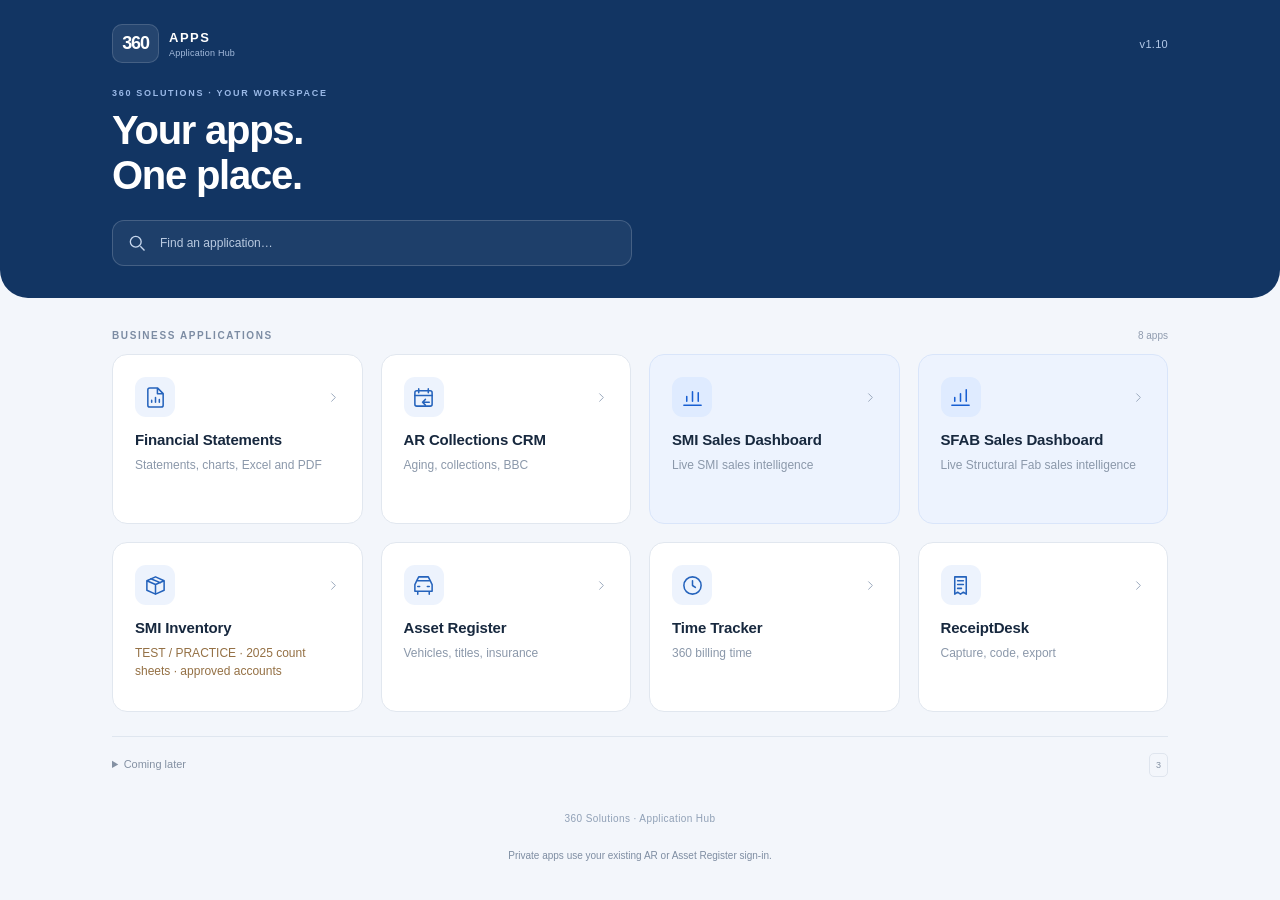
<file: index.html>
<!doctype html>
<html lang="en">
<head>
<meta charset="utf-8">
<meta name="viewport" content="width=device-width,initial-scale=1">
<title>360 Apps</title>
<link rel="stylesheet" href="executive-hub.css?v=1.09">
</head>
<body>
<div class="mast"><header><a class="brand" href="./" aria-label="360 Apps home"><span class="brand-mark">360</span><span class="brand-type">APPS<span>Application Hub</span></span></a><span class="ver">v1.10</span></header><div class="intro"><div class="eyebrow">360 SOLUTIONS · YOUR WORKSPACE</div><h1>Your apps.<br>One place.</h1><label class="search"><svg viewBox="0 0 24 24" fill="none" stroke="currentColor" stroke-width="1.6" aria-hidden="true"><circle cx="10.5" cy="10.5" r="6.5"/><path d="m16 16 5 5"/></svg><input id="appSearch" type="search" aria-label="Find an application" placeholder="Find an application…"></label></div></div><main><section><div class="section-head"><h2>Business applications</h2><span id="appCount" aria-live="polite"></span></div><div class="grid" id="live"></div><p class="empty" id="noMatches" hidden role="status">No matching applications. Try another search.</p></section><details class="planned"><summary>Coming later <span id="comingCount"></span></summary><div class="grid" id="soon"></div></details></main><footer>360 Solutions · Application Hub</footer>
<script>
// ====== EDIT THIS LIST ======
const APPS=[
  {glyph:"CORP", name:"Corporate", desc:"Companies, officers, documents", url:"https://jonj360.github.io/apps/corporate/", live:true, ownerUid:"b605d98f-498e-4a94-94cf-e055ed2b5fcc"},
  {glyph:"INV", name:"SMI Inventory", desc:"TEST / PRACTICE · 2025 count sheets · approved accounts", url:"https://jonj360.github.io/SMI-Inventory/", live:true},
  {glyph:"FS",   name:"Financial Statements", desc:"Statements, charts, Excel and PDF",       url:"https://jonj360.github.io/financial-statements/", live:true},
  {glyph:"AR",   name:"AR Collections CRM",   desc:"Aging, collections, BBC",                 url:"https://jonj360.github.io/SMI-AR-CRM/",          live:true},
  {glyph:"AP",   name:"Accounts Payable SMI/SFAB", desc:"Payables, payment planning, vendor follow-up", url:"https://jonj360.github.io/SMI-AP-CRM/", live:true, ownerUid:"b605d98f-498e-4a94-94cf-e055ed2b5fcc"},
  {glyph:"SMI",  name:"SMI Sales Dashboard",  desc:"Live SMI sales intelligence",             url:"https://jonj360.github.io/SMI-Sales-Dashboard/", live:true},
  {glyph:"SFAB", name:"SFAB Sales Dashboard", desc:"Live Structural Fab sales intelligence", url:"https://jonj360.github.io/SFAB-Sales-Dashboard/",live:true},
  {glyph:"AST",  name:"Asset Register",        desc:"Vehicles, titles, insurance",             url:"https://jonj360.github.io/assets/",              live:true},
  {glyph:"TT",   name:"Time Tracker",          desc:"360 billing time",                        url:"https://jonj360.github.io/timetracker/",         live:true},
  {glyph:"RCP",  name:"ReceiptDesk",           desc:"Capture, code, export",                    url:"https://jonj360.github.io/receiptdesk-preview/pilot/?v=9994f15", live:true},
  {glyph:"20R",  name:"20 Foot Rebar Logger",  desc:"20-foot rebar production logging",        url:"#",                                              live:false},
  {glyph:"DT",   name:"Detailer Tracker",      desc:"Replacement planned",                     url:"#",                                              live:false},
  {glyph:"DMG",  name:"Damage Log",             desc:"Equipment and vehicle damage tracking",    url:"#",                                              live:false}
];
// ============================
const esc=s=>String(s).replace(/[&<>"']/g,c=>({"&":"&amp;","<":"&lt;",">":"&gt;",'"':"&quot;","'":"&#39;"}[c]));
const card=a=>`<a class="app${a.live?"":" soon"}" href="${esc(a.url)}">
  <span class="glyph">${esc(a.glyph)}</span>
  <span class="nm">${esc(a.name)}</span>
  <span class="ds">${esc(a.desc)}</span></a>`;
// Visibility only: each destination must still enforce its own backend authorization.
function renderApps(verifiedUser=null){
  const visible=APPS.filter(a=>!a.ownerUid||a.ownerUid===verifiedUser?.id);
  document.getElementById("live").innerHTML=visible.filter(a=>a.live).map(card).join("");
  document.getElementById("soon").innerHTML=visible.filter(a=>!a.live).map(card).join("")||'<span class="ds" style="color:var(--muted);font-size:12px">Nothing queued.</span>';
}
renderApps();
</script>
<p id="identity-status" style="max-width:728px;margin:0 auto 20px;color:var(--muted);font-size:12px" role="status">Checking your existing 360 sign-in…</p>
<script src="./vendor/supabase.min.js"></script>
<script src="./shared-session.js"></script>
<script src="./hub-auth.js"></script>
<script src="./executive-hub.js?v=1.09"></script>
</body>
</html>
</file>
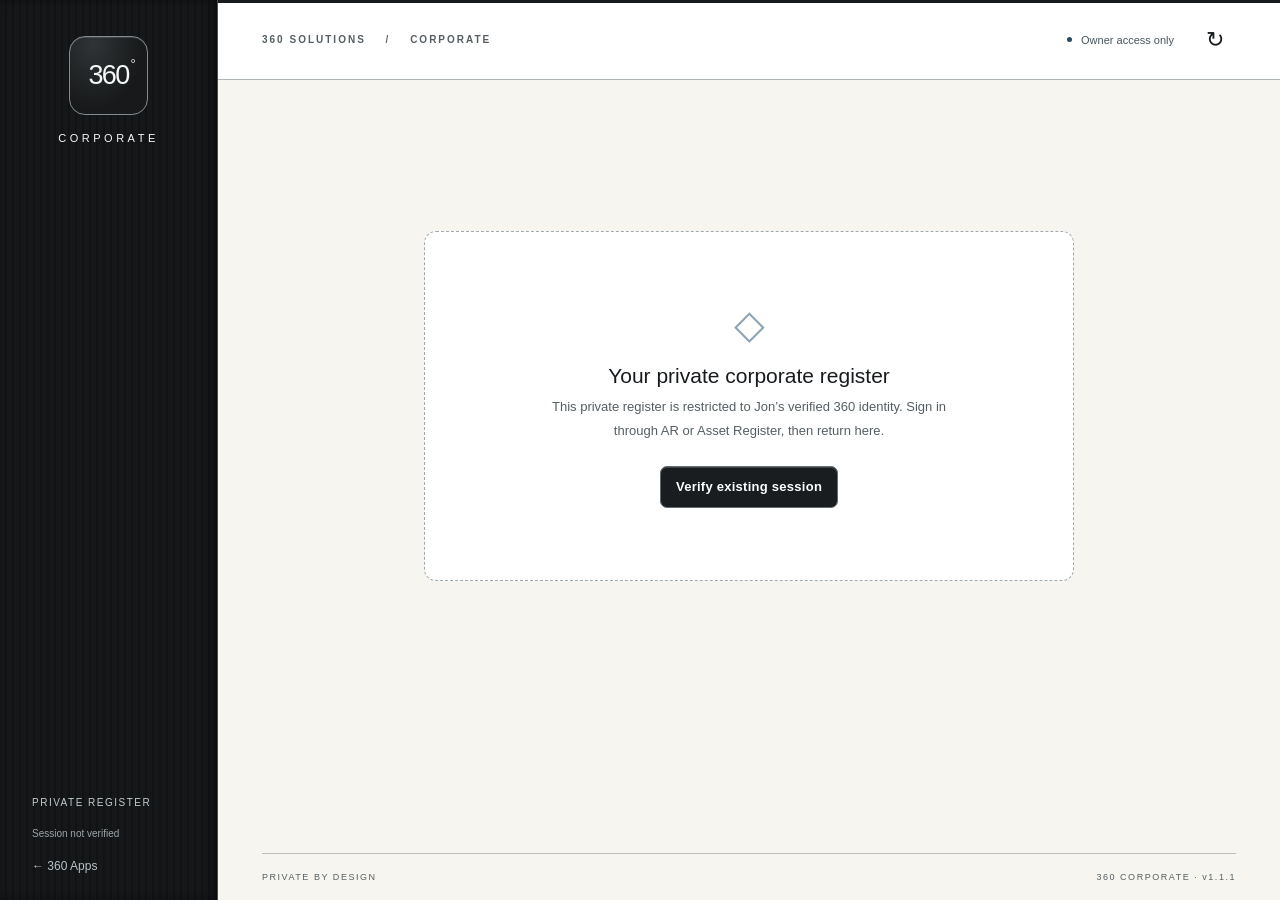
<file: corporate/index.html>
<!doctype html>
<html lang="en">
  <head>
    <meta charset="utf-8" />
    <meta name="viewport" content="width=device-width,initial-scale=1" />
    <meta name="color-scheme" content="light" />
    <meta name="referrer" content="no-referrer" />
    <meta
      http-equiv="Content-Security-Policy"
      content="default-src 'self'; script-src 'self'; style-src 'self'; img-src 'self' data: blob:; connect-src 'self' https://inhwadbibwkakacdvoxu.supabase.co wss://inhwadbibwkakacdvoxu.supabase.co; object-src 'none'; base-uri 'self'; form-action 'self'; worker-src 'none'"
    />
    <title>360 Corporate · Private register</title>
    <link rel="stylesheet" href="styles.css" />
    <script src="vendor/supabase.min.js" defer></script>
    <script src="shared-session.js" defer></script>
    <script type="module" src="app.js"></script>
  </head>
  <body>
    <a class="skip" href="#workspace">Skip to register</a>
    <aside class="rail" aria-label="Main navigation">
      <a class="brand" href="./" aria-label="360 Corporate home"
        ><span class="brand-dial">360<span>°</span></span
        ><span>CORPORATE</span></a
      >
      <nav id="navigation"></nav>
      <div class="rail-bottom">
        <span class="seal">PRIVATE REGISTER</span
        ><span id="identity-status">Verifying identity</span
        ><a href="../" class="hub-link">← 360 Apps</a>
      </div>
    </aside>
    <div class="shell">
      <header class="topbar">
        <span class="eyebrow"
          >360 SOLUTIONS <span class="slash">/</span> CORPORATE</span
        >
        <div class="top-actions">
          <span class="private-dot">Owner access only</span
          ><button
            id="refresh"
            class="icon-button"
            aria-label="Refresh register"
          >
            ↻
          </button>
        </div>
      </header>
      <main id="workspace" tabindex="-1"></main>
      <footer>PRIVATE BY DESIGN <span>360 CORPORATE · v1.1.1</span></footer>
    </div>
    <div id="toast" role="status" aria-live="polite" hidden></div>
    <dialog id="editor" aria-labelledby="dialog-title"></dialog>
    <section
      id="print-sheet"
      aria-label="Printable entity fact sheet"
    ></section>
  </body>
</html>
</file>
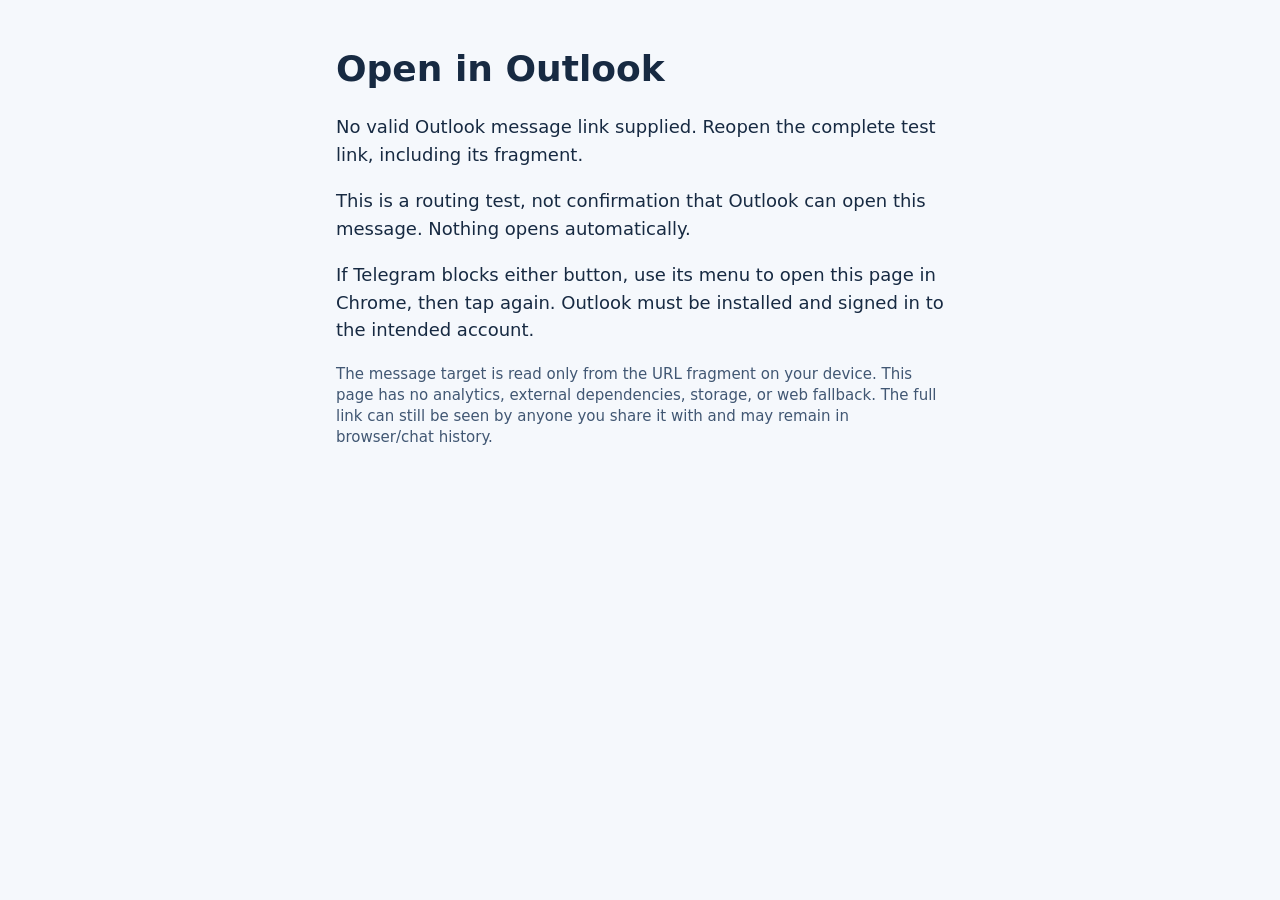
<file: outlook-link-test.html>
<!doctype html>
<html lang="en"><head><meta charset="utf-8"><meta name="viewport" content="width=device-width,initial-scale=1"><meta name="referrer" content="no-referrer"><meta name="robots" content="noindex,nofollow"><meta http-equiv="Content-Security-Policy" content="default-src 'none'; script-src 'unsafe-inline'; style-src 'unsafe-inline'; base-uri 'none'; form-action 'none'; connect-src 'none'"><title>Open in Outlook — Android test</title><style>body{font:18px system-ui,sans-serif;max-width:38rem;margin:3rem auto;padding:0 1rem;color:#172a42;background:#f5f8fc}a{display:block;padding:1rem;margin:1rem 0;background:#0868bb;color:white;border-radius:.6rem;text-decoration:none}a[hidden]{display:none}p{line-height:1.55}small{color:#415773}</style></head><body><h1>Open in Outlook</h1><p id="status" role="status">No valid Outlook message link supplied.</p><a id="native" hidden rel="noreferrer">Open in Outlook</a><a id="intent" hidden rel="noreferrer">Try Android intent</a><p>This is a routing test, not confirmation that Outlook can open this message. Nothing opens automatically.</p><p>If Telegram blocks either button, use its menu to open this page in Chrome, then tap again. Outlook must be installed and signed in to the intended account.</p><small>The message target is read only from the URL fragment on your device. This page has no analytics, external dependencies, storage, or web fallback. The full link can still be seen by anyone you share it with and may remain in browser/chat history.</small><script>
'use strict';
try {
 const raw=decodeURIComponent(location.hash.slice(1));
 const u=new URL(raw);
 const keys=[...u.searchParams.keys()];
 const id=u.searchParams.get('restID');
 const account=u.searchParams.get('account');
 if(u.protocol!=='ms-outlook:'||u.hostname!=='emails'||u.pathname!=='/message/open'||u.username||u.password||u.port||u.hash||keys.length!==2||!keys.includes('restID')||!keys.includes('account')||!id||! /^[A-Za-z0-9_=-]+$/.test(id)||!account||! /^[^\s@;#]+@[^\s@;#]+$/.test(account)) throw new Error('Invalid target');
 const target='ms-outlook://emails/message/open?'+new URLSearchParams({restID:id,account:account}).toString();
 const native=document.getElementById('native');
 native.href=target; native.hidden=false;
 const intent=document.getElementById('intent');
 intent.href='intent://'+target.slice('ms-outlook://'.length)+'#Intent;scheme=ms-outlook;package=com.microsoft.office.outlook;end'; intent.hidden=false;
 document.getElementById('status').textContent='Message link ready. Tap a button to test on Android.';
} catch (_) { document.getElementById('status').textContent='No valid Outlook message link supplied. Reopen the complete test link, including its fragment.'; }
</script></body></html>
</file>
<file: executive-hub.css>
*{box-sizing:border-box}html,body{margin:0;min-height:100%;font-family:Segoe UI,Arial,sans-serif;-webkit-font-smoothing:antialiased}body{background:#f4f6fa;color:#17283e;font-size:14px}button,input{font:inherit}a,button{-webkit-tap-highlight-color:transparent}button{cursor:pointer}button:focus-visible,a:focus-visible,input:focus-visible,summary:focus-visible{outline:3px solid #79a9ff;outline-offset:3px}svg{width:20px;height:20px;flex-shrink:0}button svg{pointer-events:none}header{display:flex;align-items:center;justify-content:space-between;padding:24px 22px 22px;max-width:620px;margin:auto}.brand{display:flex;align-items:center;gap:10px;text-decoration:none;color:inherit}.brand-mark{height:39px;width:47px;display:grid;place-items:center;background:#185fd2;color:white;border-radius:10px;font-size:18px;letter-spacing:-1.1px;font-weight:800}.brand-type{font-size:13px;letter-spacing:1.5px;font-weight:750}.brand-type>span{display:block;font-size:9px;font-weight:450;letter-spacing:.2px;color:#7e8da2;margin-top:3px}.view-button{height:40px;width:40px;background:none;border:1px solid #dce4ef;color:#70829b;border-radius:11px;display:grid;place-items:center}main{padding:0 22px 28px;max-width:620px;margin:auto}.search{display:flex;align-items:center;gap:11px;border:1px solid #dce4ee;border-radius:12px;padding:0 14px;height:48px;background:white;color:#8c9ab0}.search input{border:0;outline:none!important;background:none;min-width:0;width:100%;height:100%;font-size:12px;color:inherit}.search input::placeholder{color:#91a0b3}.key{display:none}.section-head{display:flex;justify-content:space-between;align-items:center;margin:24px 0 13px}.section-head h2{font-size:10px;letter-spacing:1.6px;text-transform:uppercase;margin:0;font-weight:750;color:#7c8ca3}.section-head span{font-size:10px;color:#8f9bae}.grid{display:grid;grid-template-columns:minmax(0,1fr) minmax(0,1fr);gap:12px}.app{color:inherit;text-decoration:none;min-width:0;transition:background .15s,border-color .15s,transform .15s}.app:hover{transform:translateY(-2px);border-color:#8eb2ef}.app-icon{display:grid;place-items:center;width:40px;height:40px;border-radius:11px;flex-shrink:0;color:#2563bc;background:#edf3fd}.app-icon svg{width:23px;height:23px}.app strong{display:block;font-size:13px;font-weight:650;line-height:1.35;letter-spacing:-.15px}.app small{display:block;font-size:10px;color:#8b98aa;line-height:1.5;margin-top:5px}.app>.app-text{min-width:0}.app>svg{color:#9caabe;width:15px;height:15px}.tile{position:relative;display:flex;flex-direction:column;align-items:flex-start;background:white;border:1px solid #e1e7ef;border-radius:15px;padding:17px 15px;min-height:153px;gap:13px}.tile>svg{position:absolute;right:14px;top:30px}.app[data-glyph="INV"] small{color:#9b7442}.row{display:flex;align-items:center;gap:13px;padding:17px 0;border-bottom:1px solid #e5eaf2}.row>.app-text{flex:1}.row strong{font-size:13px}.planned{margin-top:24px;color:#8491a3;font-size:11px;border-top:1px solid #dfe6ef;padding-top:16px}.planned summary{cursor:pointer;min-height:32px;line-height:22px}.planned summary span{float:right;border:1px solid #dfe5ee;border-radius:5px;padding:0 6px;font-size:9px}.planned div{padding:12px 0}.planned strong{font-size:12px;font-weight:550;color:#6a7f9a}.planned small{display:block;font-size:10px;margin-top:4px}.preview-footer{text-align:center;color:#9aa6b7;font-size:8px;letter-spacing:1px;margin:24px 0 0}.empty{color:#8293a9;text-align:center;padding:25px;font-size:13px}.filters{display:flex;gap:7px;overflow:auto;scrollbar-width:none;margin:17px 0 0}.filters button{padding:9px 12px;border-radius:7px;border:1px solid #dde5f0;background:transparent;color:#7688a3;font-size:10px;white-space:nowrap;min-height:36px}.filters button.active{background:#1e63d9;border-color:#1e63d9;color:#fff}h1{letter-spacing:-1.25px;font-weight:650;line-height:1.13}.toast{position:fixed;bottom:22px;left:22px;right:22px;z-index:20;background:#173251;color:white;border-radius:13px;padding:15px;font-size:12px;line-height:1.6;box-shadow:0 12px 40px #00132b33}.toast[hidden],[hidden]{display:none!important}@media(min-width:800px){main,header{max-width:700px}.grid{grid-template-columns:repeat(3,minmax(0,1fr))}}body{background:#f3f6fb}.mast{background:#123563;padding-bottom:24px;border-radius:0 0 23px 23px}.mast header{color:#fff;padding-bottom:25px}.mast .brand-mark{background:#ffffff15;border:1px solid #ffffff25}.mast .brand-type>span{color:#a4bbdc}.mast .view-button{color:#b9cde8;border-color:#ffffff25}.intro{max-width:620px;margin:auto;padding:0 22px}.intro .eyebrow{color:#9ab9e7;font-size:9px;font-weight:700;letter-spacing:1.7px}.intro h1{font-size:32px;color:#fff;margin:10px 0 22px}.intro .search{background:#ffffff0d;border-color:#ffffff2c;color:#c7d7ed;height:46px}.intro .search input::placeholder{color:#b9cae1}.section-head{margin-top:24px}.tile[data-glyph="SMI"],.tile[data-glyph="SFAB"]{background:#edf3fe;border-color:#d9e5fa}.tile[data-glyph="SMI"] .app-icon,.tile[data-glyph="SFAB"] .app-icon{background:#dfebff}.tile[data-glyph="SMI"] .app-icon svg,.tile[data-glyph="SFAB"] .app-icon svg{color:#185fd2}.tile strong{font-size:13px}.tile small{font-size:10px}.tile{min-height:150px}
:root{--muted:#7e8da2}.app .nm{display:block;font-size:13px;font-weight:650;line-height:1.35;letter-spacing:-.15px}.app .ds{display:block;font-size:10px;color:#8b98aa;line-height:1.5;margin-top:5px}.app[data-glyph="INV"] .ds{color:#947044}.app .nm,.app .ds{overflow-wrap:anywhere}.mast .ver{font-size:11px;color:#b3c9e8;font-variant-numeric:tabular-nums;letter-spacing:.3px}.planned .grid{margin-top:10px}.planned .app{opacity:.65;pointer-events:none;box-shadow:none;min-height:130px}.planned .app-icon{background:#e8edf5;color:#7e8da2}.empty{border:1px dashed #cdd9ea;border-radius:12px;padding:24px}#identity-status{font-size:10px!important;line-height:1.6;max-width:576px!important;padding:0 22px;text-align:center}footer{color:#90a0b6;font-size:10px;text-align:center;padding:0 22px 24px;letter-spacing:.4px}
@media(min-width:800px){header,.intro,main{max-width:1120px;padding-left:32px;padding-right:32px}.intro h1{font-size:40px}.intro .search{max-width:520px}.mast{border-radius:0 0 28px 28px;padding-bottom:32px}.tile{min-height:170px;padding:22px}.tile .app-text{max-width:100%}.tile>svg{right:21px;top:35px}.grid{gap:18px}.app .nm{font-size:15px}.app .ds{font-size:12px}.section-head{margin-top:32px}#identity-status{max-width:1056px!important}}@media(min-width:1100px){.grid{grid-template-columns:repeat(4,minmax(0,1fr))}}
</file>
<file: corporate/styles.css>
/* Panda palette: ivory reading surfaces, black metrics, steel edges.
   Ribbing is confined to navigation. No remote fonts or tracking. */
:root {
  color-scheme: light;
  --bg: #f6f5f0;
  --panel: #ffffff;
  --raised: #eceeeb;
  --line: #b8bdbd;
  --muted: #555f63;
  --ink: #181b1d;
  --ice: #254c5c;
  --warn: #77531d;
  --bad: #a12e28;
  --rail: 218px;
  --radius: 12px;
  font-family: Inter, "Segoe UI", Arial, sans-serif;
  color: var(--ink);
  background: var(--bg);
  font-synthesis: none;
}
* {
  box-sizing: border-box;
}
body {
  margin: 0;
}
button,
input,
select,
textarea {
  font: inherit;
}
button,
a,
input,
select,
textarea {
  touch-action: manipulation;
}
button {
  cursor: pointer;
}
button:disabled {
  opacity: 0.45;
  cursor: not-allowed;
}
button:focus-visible,
a:focus-visible,
input:focus-visible,
select:focus-visible,
textarea:focus-visible {
  outline: 2px solid var(--ice);
  outline-offset: 4px;
}
a {
  color: var(--ice);
}
button {
  color: var(--ink);
  background: var(--raised);
  border: 1px solid #515a5e;
  border-radius: 7px;
  padding: 10px 15px;
  min-height: 42px;
  font-size: 13px;
  font-weight: 600;
  letter-spacing: 0.02em;
  transition:
    background 0.15s,
    border-color 0.15s;
}
button:hover:not(:disabled) {
  background: #30383b;
  border-color: #a7b2b7;
}
.primary {
  background: linear-gradient(160deg, #e5edf0, #adbcc3);
  color: #101719;
  border-color: #dae3e7;
  box-shadow: inset 0 1px #fff6;
}
.primary:hover:not(:disabled) {
  background: #e6f1f6;
  color: #101719;
}
.subtle {
  background: transparent;
  border-color: var(--line);
}
.danger {
  color: var(--bad);
}
.icon-button {
  width: 42px;
  padding: 4px;
  font-size: 22px;
  background: transparent;
  border-color: transparent;
}
.eyebrow {
  font-size: 10px;
  font-weight: 650;
  letter-spacing: 0.2em;
  color: var(--muted);
}
.slash {
  padding: 0 15px;
  color: #606b70;
}
.muted {
  color: var(--muted);
}
.small {
  font-size: 12px;
  line-height: 1.6;
}
.skip {
  position: fixed;
  top: -100px;
  left: 15px;
  z-index: 100;
  background: var(--panel);
  padding: 15px;
}
.skip:focus {
  top: 10px;
}
.rail {
  position: fixed;
  inset: 0 auto 0 0;
  width: var(--rail);
  z-index: 5;
  padding: 36px 22px 24px;
  background: repeating-linear-gradient(
    90deg,
    #151718 0,
    #151718 5px,
    #101213 5px,
    #101213 7px
  );
  border-right: 1px solid #4b5052;
  box-shadow: inset -4px 0 8px #0006;
  display: flex;
  flex-direction: column;
}
.brand {
  text-decoration: none;
  display: flex;
  flex-direction: column;
  align-items: center;
  color: var(--ink);
  gap: 17px;
  font-size: 11px;
  letter-spacing: 0.32em;
  margin-bottom: 55px;
}
.brand-dial {
  border: 1px solid #828c91;
  border-radius: 50%;
  width: 79px;
  height: 79px;
  display: grid;
  place-content: center;
  font-size: 27px;
  font-weight: 300;
  letter-spacing: -0.06em;
  box-shadow:
    0 0 0 4px #161819,
    0 0 0 5px #373d40,
    inset 0 0 12px #000;
  background: radial-gradient(ellipse at 30% 10%, #303436, #17191a 65%);
  position: relative;
}
.brand-dial span {
  font-size: 13px;
  position: absolute;
  right: 13px;
  top: 19px;
}
nav {
  display: flex;
  flex-direction: column;
  gap: 7px;
}
nav button {
  display: flex;
  align-items: center;
  gap: 13px;
  text-align: left;
  border: 1px solid transparent;
  background: transparent;
  color: #b0b8bb;
  font-size: 13px;
  padding: 13px 12px;
}
nav button .nav-icon {
  font-size: 18px;
  width: 20px;
  text-align: center;
  color: #7f8c92;
}
nav button.active {
  color: #fff;
  border-color: #596368;
  background: linear-gradient(135deg, #303639, #202527);
  box-shadow: inset 0 1px #ffffff0d;
}
nav button.active .nav-icon {
  color: var(--ice);
}
.rail-bottom {
  margin-top: auto;
  display: flex;
  flex-direction: column;
  gap: 15px;
  padding: 25px 10px 0;
  font-size: 10px;
  line-height: 1.6;
  color: #9da6aa;
}
.seal {
  letter-spacing: 0.15em;
  color: #c2ccd0;
}
.hub-link {
  text-decoration: none;
  color: #b9c4c8;
  font-size: 12px;
}
.shell {
  margin-left: var(--rail);
  min-height: 100vh;
  display: flex;
  flex-direction: column;
}
.topbar {
  height: 80px;
  border-bottom: 1px solid #2b3033;
  display: flex;
  justify-content: space-between;
  align-items: center;
  padding: 0 44px;
}
.top-actions {
  display: flex;
  align-items: center;
  gap: 20px;
}
.private-dot {
  font-size: 11px;
  color: #b1bec4;
  display: flex;
  align-items: center;
  gap: 9px;
}
.private-dot:before {
  content: "";
  height: 5px;
  width: 5px;
  background: var(--ice);
  border-radius: 50%;
}
main {
  padding: 43px 44px 50px;
  flex: 1;
  max-width: 1700px;
  width: 100%;
  margin: 0 auto;
}
footer {
  border-top: 1px solid #2b3033;
  margin: 0 44px;
  padding: 18px 0;
  display: flex;
  justify-content: space-between;
  font-size: 9px;
  letter-spacing: 0.17em;
  color: #818d92;
}
.heading {
  display: flex;
  justify-content: space-between;
  align-items: flex-end;
  gap: 24px;
  margin-bottom: 28px;
}
.heading h1 {
  font-size: clamp(28px, 3vw, 42px);
  font-weight: 350;
  letter-spacing: -0.04em;
  margin: 10px 0 12px;
  line-height: 1.12;
}
.heading p {
  font-size: 13px;
  line-height: 1.7;
  color: var(--muted);
  margin: 0;
  max-width: 620px;
}
.heading-actions {
  display: flex;
  gap: 8px;
  flex-wrap: wrap;
}
.stats {
  display: grid;
  grid-template-columns: repeat(4, 1fr);
  border-top: 1px solid #596368;
  border-bottom: 1px solid var(--line);
  margin: 32px 0 30px;
  padding: 21px 0;
}
.stat {
  border-right: 1px solid var(--line);
  padding: 0 24px;
}
.stat:first-child {
  padding-left: 0;
}
.stat:last-child {
  border-right: 0;
}
.stat-value {
  display: block;
  font-size: 25px;
  font-weight: 350;
  letter-spacing: -0.04em;
  font-variant-numeric: tabular-nums;
}
.stat-label {
  font-size: 10px;
  letter-spacing: 0.1em;
  text-transform: uppercase;
  color: var(--muted);
  display: block;
  margin-top: 6px;
}
.toolbar {
  display: flex;
  align-items: center;
  gap: 10px;
  margin: 25px 0 20px;
  flex-wrap: wrap;
}
.search {
  flex: 1;
  min-width: 220px;
  position: relative;
}
.search input {
  width: 100%;
  padding-left: 38px;
}
.search:before {
  content: "⌕";
  position: absolute;
  left: 13px;
  top: 7px;
  font-size: 22px;
  color: #b6c4cb;
}
input,
select,
textarea {
  background: #141719;
  border: 1px solid #485155;
  border-radius: 6px;
  color: var(--ink);
  padding: 11px 12px;
  min-height: 42px;
  font-size: 13px;
  max-width: 100%;
}
input::placeholder,
textarea::placeholder {
  color: #849196;
}
select {
  min-width: 145px;
}
.filter-on {
  border-color: var(--ice);
  color: var(--ice);
}
.section-label {
  display: flex;
  align-items: center;
  justify-content: space-between;
  font-size: 10px;
  letter-spacing: 0.13em;
  color: #aebcc3;
  margin: 25px 0 17px;
}
.cards {
  display: grid;
  grid-template-columns: repeat(auto-fill, minmax(255px, 1fr));
  gap: 16px;
}
.entity-card {
  border: 1px solid #424b4f;
  background: linear-gradient(135deg, #222729, #191d1f);
  border-radius: var(--radius);
  min-height: 207px;
  padding: 20px;
  position: relative;
  box-shadow: inset 0 1px #ffffff08;
  display: flex;
  flex-direction: column;
  transition:
    border-color 0.2s,
    transform 0.2s;
}
.entity-card:hover {
  border-color: #8799a2;
  transform: translateY(-2px);
}
.card-head {
  display: flex;
  justify-content: space-between;
  align-items: center;
  margin-bottom: 23px;
}
.monogram {
  height: 38px;
  min-width: 38px;
  padding: 0 7px;
  border: 1px solid #75838b;
  border-radius: 9px;
  background: linear-gradient(135deg, #3c464b, #252d31);
  display: grid;
  place-items: center;
  font-size: 12px;
  color: #dce7ec;
  letter-spacing: 0.03em;
}
.favorite {
  font-size: 21px;
  color: #92a4ae;
  min-height: 32px;
  width: 32px;
  padding: 2px;
  border-color: transparent;
  background: transparent;
}
.favorite.on {
  color: var(--ice);
}
.card-open {
  border: 0;
  background: none;
  padding: 0;
  text-align: left;
  min-height: 0;
  font-size: 18px;
  font-weight: 550;
  line-height: 1.35;
  letter-spacing: -0.02em;
  overflow-wrap: anywhere;
}
.card-open:hover:not(:disabled) {
  background: none;
  color: var(--ice);
}
.card-legal {
  font-size: 11px;
  color: #a1aeb4;
  margin-top: 6px;
  overflow-wrap: anywhere;
}
.card-foot {
  display: flex;
  justify-content: space-between;
  align-items: center;
  border-top: 1px solid #3a4347;
  padding-top: 15px;
  margin-top: 23px;
  font-size: 10px;
  letter-spacing: 0.06em;
  color: #b6c3c9;
}
.card-foot .arrow {
  font-size: 17px;
  color: var(--ice);
}
.tag {
  display: inline-flex;
  padding: 4px 7px;
  border: 1px solid #48545b;
  border-radius: 4px;
  font-size: 10px;
  letter-spacing: 0.04em;
  color: #c0d0d8;
}
.tag.warn {
  color: var(--warn);
  border-color: #665d49;
}
.tag.good {
  color: var(--ice);
}
.empty {
  border: 1px dashed #4b565c;
  border-radius: 12px;
  min-height: 270px;
  display: flex;
  align-items: center;
  justify-content: center;
  text-align: center;
  flex-direction: column;
  padding: 35px;
}
.empty .empty-glyph {
  font-size: 40px;
  color: #8da5b2;
  line-height: 1;
}
.empty h2 {
  font-size: 21px;
  font-weight: 450;
  margin: 20px 0 7px;
}
.empty p {
  font-size: 13px;
  max-width: 440px;
  line-height: 1.8;
  color: var(--muted);
  margin: 0 0 24px;
}
.lock {
  max-width: 650px;
  margin: 12vh auto 0;
}
.lock .empty {
  min-height: 350px;
}
.notice {
  border-left: 2px solid var(--ice);
  background: #b9def008;
  padding: 14px 17px;
  font-size: 12px;
  line-height: 1.7;
  color: #c0cdd3;
  margin-bottom: 23px;
}
.notice.warn {
  border-color: var(--warn);
}
.tabs {
  display: flex;
  gap: 4px;
  border-bottom: 1px solid var(--line);
  margin: 27px 0 25px;
  overflow-x: auto;
}
.tabs button {
  background: none;
  border: 0;
  border-radius: 0;
  border-bottom: 2px solid transparent;
  white-space: nowrap;
  color: var(--muted);
  font-weight: 400;
  padding: 14px 16px;
}
.tabs button.active {
  color: var(--ice);
  border-bottom-color: var(--ice);
}
.back {
  padding: 0;
  border: 0;
  background: none;
  color: var(--muted);
  font-size: 12px;
  margin-bottom: 22px;
  min-height: 28px;
}
.details {
  display: grid;
  grid-template-columns: repeat(2, minmax(0, 1fr));
  gap: 0 40px;
}
.detail {
  padding: 17px 0;
  border-bottom: 1px solid #30383c;
  min-width: 0;
}
.detail dt {
  font-size: 10px;
  text-transform: uppercase;
  letter-spacing: 0.11em;
  color: var(--muted);
  margin-bottom: 8px;
}
.detail dd {
  margin: 0;
  font-size: 13px;
  line-height: 1.7;
  white-space: pre-wrap;
  overflow-wrap: anywhere;
}
.record-list {
  display: flex;
  flex-direction: column;
  gap: 10px;
}
.record-row {
  background: #1b2023;
  border: 1px solid #3b464c;
  border-radius: 9px;
  padding: 18px 20px;
  display: flex;
  align-items: flex-start;
  justify-content: space-between;
  gap: 20px;
}
.record-row h3 {
  font-size: 15px;
  font-weight: 550;
  margin: 0 0 7px;
  overflow-wrap: anywhere;
}
.record-row p {
  font-size: 12px;
  line-height: 1.7;
  color: var(--muted);
  margin: 3px 0;
  white-space: pre-wrap;
  overflow-wrap: anywhere;
}
.record-main {
  min-width: 0;
  flex: 1;
}
.row-actions {
  display: flex;
  gap: 6px;
  flex-wrap: wrap;
  justify-content: flex-end;
  max-width: 340px;
}
.row-actions button {
  font-size: 11px;
  padding: 7px 10px;
  min-height: 34px;
}
.row-detail {
  margin-top: 12px;
}
.row-detail summary {
  font-size: 12px;
  color: var(--ice);
  cursor: pointer;
}
.audit-row {
  font-size: 12px;
  border-bottom: 1px solid var(--line);
  padding: 16px 0;
  line-height: 1.8;
}
.audit-row code {
  font-size: 10px;
  color: var(--muted);
  overflow-wrap: anywhere;
}
.intake-preview pre {
  white-space: pre-wrap;
  overflow-wrap: anywhere;
  font-size: 12px;
  line-height: 1.7;
}
.intake-preview .record-row > div {
  min-width: 0;
  width: 100%;
}
.intake-preview label {
  display: flex;
  align-items: center;
  gap: 12px;
  margin: 20px 0;
}
.intake-preview input[type="checkbox"] {
  width: 18px;
  min-height: 18px;
}
.audit-row pre {
  white-space: pre-wrap;
  overflow-wrap: anywhere;
  background: #0b0e10;
  padding: 12px;
  font-size: 11px;
  max-height: 300px;
  overflow: auto;
}
dialog {
  background: #1b2023;
  color: var(--ink);
  border: 1px solid #7e8c94;
  border-radius: 13px;
  padding: 0;
  width: min(740px, calc(100% - 28px));
  max-height: 90vh;
  box-shadow: 0 25px 90px #000b;
}
dialog::backdrop {
  background: #070b0de6;
  backdrop-filter: blur(4px);
}
.dialog-head {
  padding: 23px 28px;
  border-bottom: 1px solid #414c52;
  display: flex;
  align-items: center;
  justify-content: space-between;
  gap: 15px;
}
.dialog-head h2 {
  font-size: 22px;
  font-weight: 450;
  margin: 0;
  letter-spacing: -0.02em;
}
.dialog-body {
  padding: 25px 28px;
}
.form-grid {
  display: grid;
  grid-template-columns: 1fr 1fr;
  gap: 20px;
}
.field {
  display: flex;
  flex-direction: column;
  gap: 8px;
  font-size: 11px;
  color: #c0cbd1;
  min-width: 0;
}
.field.wide {
  grid-column: 1/-1;
}
.field input,
.field select,
.field textarea {
  width: 100%;
}
.field textarea {
  resize: vertical;
  min-height: 75px;
}
.field.checkbox {
  flex-direction: row;
  align-items: center;
  padding-top: 6px;
}
.field.checkbox input {
  width: 18px;
  min-height: 18px;
  height: 18px;
  accent-color: var(--ice);
}
.dialog-actions {
  display: flex;
  justify-content: flex-end;
  gap: 9px;
  margin-top: 26px;
  padding-top: 20px;
  border-top: 1px solid #424d53;
}
.error {
  color: var(--bad);
  font-size: 12px;
  line-height: 1.7;
  white-space: pre-wrap;
  margin: 12px 0;
}
.field-note {
  font-size: 11px;
  color: #9baeb8;
  line-height: 1.7;
  margin-bottom: 20px;
}
.packet-item {
  display: flex;
  gap: 12px;
  padding: 14px 0;
  border-bottom: 1px solid #3e494f;
  font-size: 13px;
  line-height: 1.6;
  align-items: flex-start;
}
.packet-item input {
  margin-top: 5px;
  min-height: 17px;
  width: 17px;
  accent-color: var(--ice);
}
.packet-item small {
  display: block;
  color: var(--muted);
  font-size: 11px;
}
.packet-item.disabled {
  opacity: 0.55;
}
.secure-link {
  word-break: break-all;
  width: 100%;
  font-size: 11px;
}
.busy {
  opacity: 0.6;
  pointer-events: none;
}
#toast {
  position: fixed;
  right: 25px;
  bottom: 25px;
  z-index: 30;
  padding: 16px 22px;
  border: 1px solid #879da9;
  border-radius: 8px;
  background: #25343c;
  color: #e4f2f9;
  box-shadow: 0 10px 40px #0008;
  max-width: min(500px, calc(100% - 40px));
  font-size: 13px;
  line-height: 1.6;
}
#print-sheet {
  display: none;
}
/* High-contrast reading surfaces and compact black subdial-like chiclets. */
.rail {
  --ink: #f6f7f7;
  --ice: #c5dce5;
}
.brand-dial {
  border-radius: 16px;
  box-shadow: inset 0 1px #ffffff22;
}
.topbar {
  background: #fff;
  border-bottom: 1px solid #aeb5b7;
  box-shadow: inset 0 3px #191c1e;
}
.private-dot {
  color: #46565e;
}
footer,
.detail,
.dialog-head,
.dialog-actions,
.packet-item {
  border-color: var(--line);
}
footer,
.section-label,
.field,
.field-note,
.notice {
  color: var(--muted);
}
button:hover:not(:disabled) {
  background: #e3e7e7;
  border-color: #68767c;
}
.rail button:hover:not(:disabled) {
  background: #30383b;
}
.primary {
  background: #191d1f;
  color: #fff;
  border-color: #626b70;
  box-shadow: inset 0 1px #ffffff2b;
}
.primary:hover:not(:disabled) {
  background: #343e43;
  color: #fff;
}
input,
select,
textarea {
  background: #fff;
  border-color: #a2aaad;
}
input::placeholder,
textarea::placeholder {
  color: #626d72;
}
.search:before {
  color: #526169;
}
.stats {
  grid-template-columns: repeat(5, minmax(0, 1fr));
  border: 0;
  gap: 10px;
  padding: 0;
}
.stat,
.stat:first-child,
.stat:last-child {
  padding: 17px 20px;
  border: 1px solid #60696e;
  border-radius: 12px;
  background: #191d1f;
  color: #fff;
  box-shadow: inset 0 1px #ffffff26;
}
.stat-label {
  color: #c7ced0;
}
.entity-card {
  background: #fff;
  border-color: #adb5b7;
  box-shadow:
    0 2px 5px #18212608,
    inset 0 1px #fff;
}
.monogram {
  background: #191d1f;
  color: #fff;
  border-color: #596368;
}
.favorite {
  color: #59676e;
}
.card-legal,
.card-foot {
  color: #566168;
}
.card-foot {
  border-color: #d3d7d7;
}
.tag {
  color: #344750;
  border-color: #a6b2b8;
  background: #f7f8f7;
}
.tag.warn {
  color: #77531d;
  border-color: #bda77e;
}
.empty {
  background: #fff;
  border-color: #a0aaae;
}
.notice {
  background: #edf0ef;
  border-left-color: #566c76;
}
.record-row,
dialog {
  background: #fff;
  border-color: #aeb6b8;
}
dialog {
  box-shadow: 0 25px 90px #0006;
}
dialog::backdrop {
  background: #101719aa;
}
.audit-row pre {
  background: #e9edeb;
}
.ownership-row h3 {
  margin-bottom: 4px;
  font-size: 16px;
}
.record-row .position-line,
.position-line {
  color: #45545b;
  font-size: 12px;
  line-height: 1.65;
  margin: 3px 0;
  overflow-wrap: anywhere;
}
.ownership-metric {
  display: inline-block;
  margin: 0;
  flex-shrink: 0;
  padding: 7px 11px;
  background: #191d1f;
  color: #fff;
  border: 1px solid #596368;
  border-radius: 6px;
  font-size: 13px;
  font-variant-numeric: tabular-nums;
}
.record-row .position-status {
  font-size: 11px;
  color: #635038;
}
.other-officers {
  margin-top: 16px;
}
.other-officers > summary,
.ownership-notes > summary {
  font-size: 12px;
  color: var(--muted);
  cursor: pointer;
  padding: 12px 0;
}
.record-row.ownership-row {
  flex-direction: row;
  gap: 12px;
}
.ownership-row > .record-main {
  flex: 1;
  min-width: 0;
}
.record-row .position-primary,
.position-primary {
  margin: 0;
  color: #45545b;
  font-size: 12px;
  line-height: 1.5;
  overflow-wrap: anywhere;
}
.ownership-details {
  margin-top: 4px;
}
.ownership-details > summary {
  padding: 10px 0;
}
.ownership-position {
  margin-top: 18px;
}
.other-officers h2 {
  font-size: 15px;
  font-weight: 600;
}
.officer-summary {
  border-top: 1px solid var(--line);
  padding: 14px 0;
}
.officer-summary h3 {
  font-size: 14px;
  margin: 0 0 3px;
}
.positions-manager {
  margin-top: 24px;
  border-top: 1px solid var(--line);
  padding-top: 12px;
}
.positions-manager > summary {
  padding: 12px 0;
  font-size: 13px;
  font-weight: 600;
  cursor: pointer;
}
.positions-manager > .record-list {
  margin-top: 16px;
}
summary:focus-visible {
  outline: 2px solid var(--ice);
  outline-offset: 4px;
}
@media (min-width: 1550px) {
  main {
    padding-top: 50px;
  }
  .cards {
    grid-template-columns: repeat(4, minmax(0, 1fr));
  }
  .entity-card {
    min-height: 230px;
  }
}
@media (max-width: 1050px) {
  :root {
    --rail: 180px;
  }
  .rail {
    padding: 30px 14px 20px;
  }
  .topbar {
    padding: 0 28px;
  }
  main {
    padding: 32px 28px;
  }
  .heading {
    align-items: flex-start;
  }
  .heading h1 {
    font-size: 34px;
  }
  .heading-actions {
    max-width: 230px;
    justify-content: flex-end;
  }
  .row-actions {
    max-width: 190px;
  }
  .private-dot {
    display: none;
  }
}
@media (max-width: 720px) {
  :root {
    --rail: 0px;
  }
  .rail {
    position: relative;
    width: 100%;
    height: auto;
    display: block;
    padding: 18px 18px 0;
    border-right: 0;
    border-bottom: 1px solid #566168;
  }
  .brand {
    flex-direction: row;
    margin: 0 0 20px;
    gap: 16px;
    font-size: 10px;
  }
  .brand-dial {
    width: 40px;
    height: 40px;
    font-size: 17px;
  }
  .brand-dial span {
    font-size: 8px;
    right: 3px;
    top: 7px;
  }
  .rail-bottom {
    display: none;
  }
  nav {
    flex-direction: row;
    gap: 2px;
    overflow-x: auto;
    margin: 0 -8px;
  }
  nav button {
    font-size: 11px;
    padding: 10px 12px;
    border-radius: 6px 6px 0 0;
    white-space: nowrap;
  }
  nav button .nav-icon {
    display: none;
  }
  .topbar {
    height: 50px;
    padding: 0 20px;
  }
  .eyebrow {
    font-size: 8px;
  }
  .slash {
    padding: 0 7px;
  }
  .shell {
    margin: 0;
  }
  main {
    padding: 28px 20px;
  }
  .heading {
    flex-direction: column;
    gap: 16px;
  }
  .heading h1 {
    font-size: 33px;
  }
  .heading p {
    font-size: 12px;
  }
  .heading-actions {
    max-width: none;
    justify-content: flex-start;
  }
  .heading-actions button {
    font-size: 12px;
  }
  .stats {
    margin: 23px 0;
    padding: 17px 0;
    grid-template-columns: repeat(2, minmax(0, 1fr));
  }
  .stat,
  .stat:first-child,
  .stat:last-child {
    padding: 13px 15px;
  }
  .stat-value {
    font-size: 22px;
  }
  .stat-label {
    font-size: 8px;
    letter-spacing: 0;
    line-height: 1.5;
  }
  .search {
    min-width: 100%;
  }
  .toolbar select {
    flex: 1 1 calc(50% - 10px);
    min-width: 0;
  }
  .toolbar button {
    font-size: 11px;
    flex: 1;
  }
  .cards {
    grid-template-columns: 1fr;
  }
  .entity-card {
    min-height: 195px;
  }
  .card-head {
    margin-bottom: 18px;
  }
  .card-foot {
    margin-top: 20px;
  }
  .details {
    grid-template-columns: 1fr;
  }
  .record-row {
    flex-direction: column;
    padding: 17px;
  }
  .row-actions {
    max-width: none;
    justify-content: flex-start;
  }
  .row-actions button {
    min-height: 44px;
  }
  .tabs {
    margin-left: -20px;
    margin-right: -20px;
    padding-left: 8px;
  }
  .tabs button {
    font-size: 12px;
    padding: 13px;
  }
  .form-grid {
    grid-template-columns: 1fr;
  }
  .field.wide {
    grid-column: auto;
  }
  .dialog-head {
    padding: 20px;
  }
  .dialog-body {
    padding: 20px;
  }
  .dialog-head h2 {
    font-size: 20px;
  }
  footer {
    margin: 0 20px;
    font-size: 8px;
    letter-spacing: 0.08em;
    gap: 10px;
  }
  .lock {
    margin: 25px auto;
  }
  .empty {
    padding: 30px 20px;
  }
}
@media (prefers-reduced-motion: reduce) {
  * {
    transition: none !important;
    scroll-behavior: auto !important;
  }
}
@media print {
  body {
    background: white !important;
    color: #111 !important;
    font:
      11pt Arial,
      sans-serif;
  }
  .rail,
  .shell,
  dialog,
  #toast,
  .skip {
    display: none !important;
  }
  #print-sheet {
    display: block !important;
  }
  .print-title {
    border-bottom: 2px solid #222;
    padding-bottom: 16px;
  }
  #print-sheet h1 {
    font-size: 26pt;
  }
  #print-sheet h2 {
    font-size: 15pt;
    margin-top: 25px;
    break-after: avoid;
  }
  #print-sheet .details {
    display: grid;
    grid-template-columns: 1fr 1fr;
    gap: 0 25px;
  }
  #print-sheet .detail {
    border-bottom: 1px solid #ccc;
    break-inside: avoid;
  }
  #print-sheet dt {
    color: #444;
    font-size: 9pt;
  }
  #print-sheet dd {
    color: #111;
    font-size: 10pt;
  }
  #print-sheet p {
    white-space: pre-wrap;
  }
  #print-sheet .print-note {
    font-size: 9pt;
    color: #444;
  }
  a {
    color: #111;
  }
  @page {
    size: letter;
    margin: 0.65in;
  }
}
</file>
